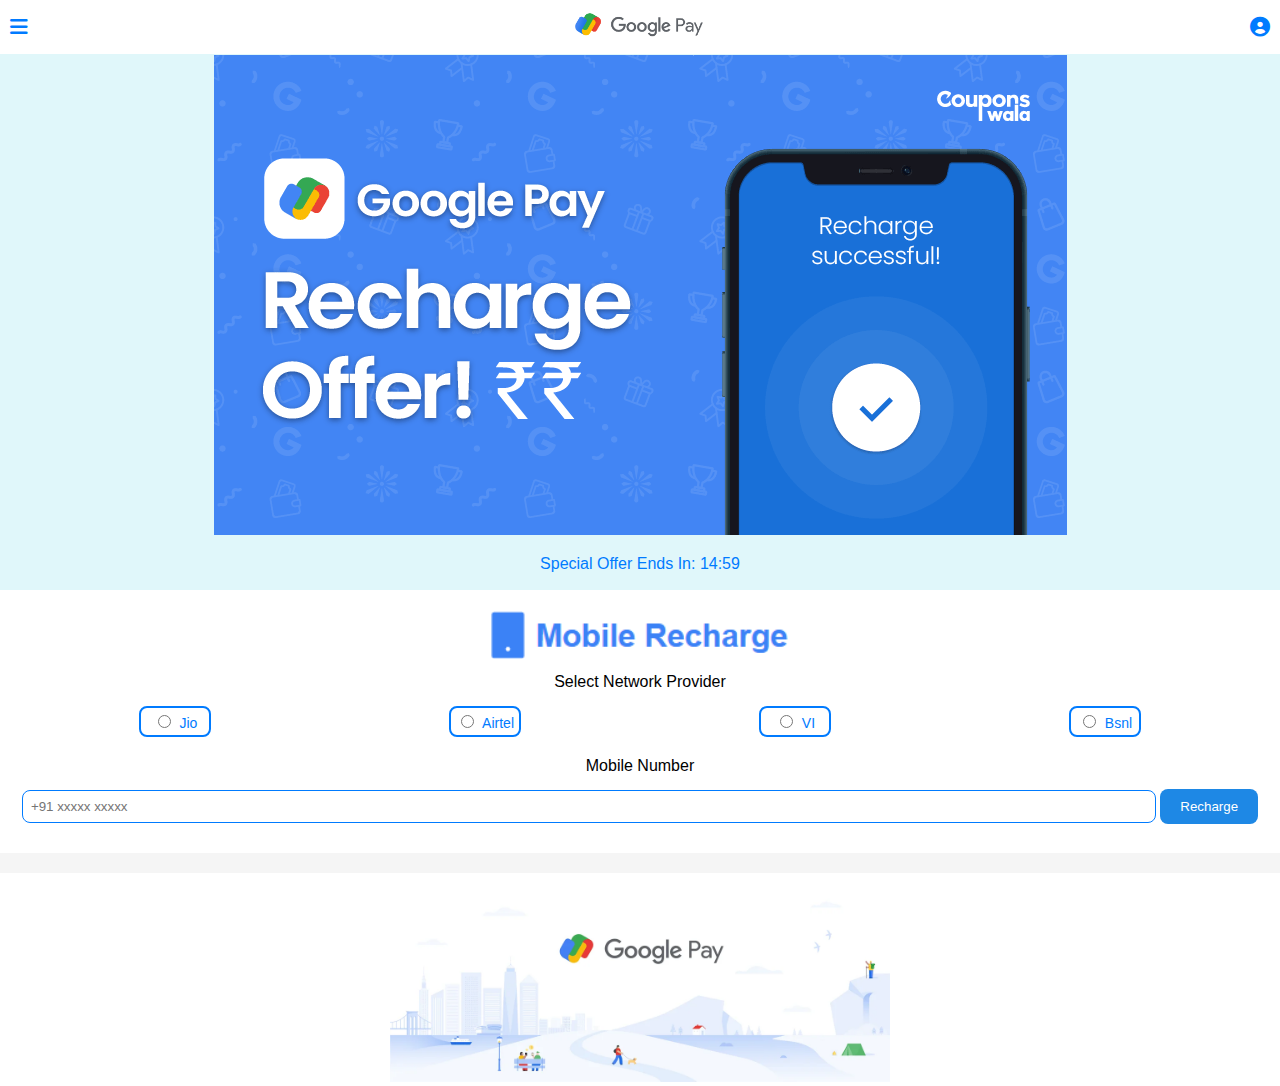
<file: index.html>
<!DOCTYPE html>
<html lang="en">
<head>
    <meta charset="UTF-8">
    <meta name="viewport" content="width=device-width, initial-scale=1.0">
    <title>Mobail Recharge offer</title>
    <link rel="icon" href="favicon.webp" type="image/x-icon">
    <link rel="stylesheet" href="styles.css">
    <link rel="stylesheet" href="https://cdnjs.cloudflare.com/ajax/libs/font-awesome/6.0.0-beta3/css/all.min.css">
</head>
<body>
    <!-- Header -->
    <div class="header">
        <div class="menu-icon"><i class="fas fa-bars"></i></div>
        <div class="logo"><img src="logo img 1.png" alt="img 1"></div>
        <div class="profile-icon"><i class="fas fa-user-circle"></i></div>
    </div>

    <!-- Offer Section -->
    <div class="offer-section">
        <img src="hero img 2.png" alt="img 2">
        <p class="offer-timer">Special Offer Ends In: <span class="timer">14:59</span></p>
    </div>

    <!-- Recharge Form Section -->
    <div class="recharge-section">
        <img src="img 3.png" alt="img 3">
        
        <form id="rechargeForm">
            <label>Select Network Provider</label>
            <div class="network-options">
                <label class="network-box">
                    <input type="radio" name="network" value="Jio">
                    Jio
                </label>
                <label class="network-box">
                    <input type="radio" name="network" value="Airtel">
                    Airtel
                </label>
                <label class="network-box">
                    <input type="radio" name="network" value="VI">
                    VI
                </label>
                <label class="network-box">
                    <input type="radio" name="network" value="Bsnl">
                    Bsnl
                </label>
            </div>

            <label>Mobile Number</label>
            <input type="text" id="mobileNumber" maxlength="10" placeholder="+91 xxxxx xxxxx" required>

            <button type="button" onclick="validateAndRedirect()">Recharge</button>
        </form>
    </div>
    
    <!-- Footer -->
    <footer class="footer">
        <img src="footer img 4.webp" alt="Footer Image">
    </footer>

    <script src="script.js"></script>
</body>
</html>
</file>
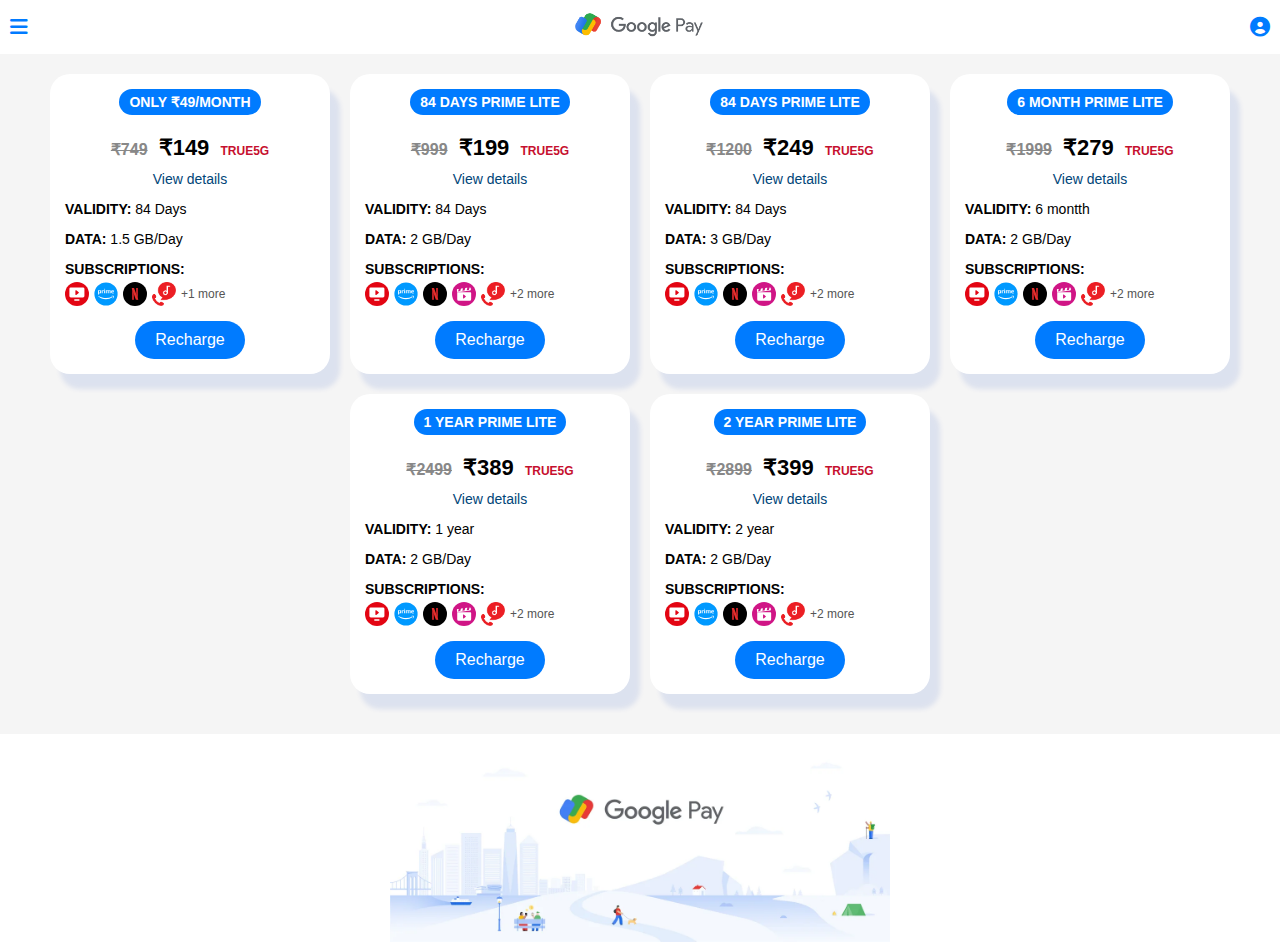
<file: recharge.html>
<!DOCTYPE html>
<html lang="en">
<head>
    <meta charset="UTF-8">
    <meta name="viewport" content="width=device-width, initial-scale=1.0">
    <title>Recharge Plans</title>
    <link rel="icon" href="favicon.webp" type="image/x-icon">
    <link rel="stylesheet" href="styles.css">
    <link rel="stylesheet" href="https://cdnjs.cloudflare.com/ajax/libs/font-awesome/6.0.0-beta3/css/all.min.css">
</head>
<body>
    <!-- Header (Same as index.html) -->
    <div class="header">
        <div class="menu-icon"><i class="fas fa-bars"></i></div>
        <div class="logo"><img src="logo img 1.png" alt="img 1"></div>
        <div class="profile-icon"><i class="fas fa-user-circle"></i></div>
    </div>

    <!-- Recharge Plans Section -->
    <section class="recharge-plans">
        <div class="plan">
            <div class="plan-header">ONLY ₹49/MONTH</div>
            <div class="plan-price">
                <span class="original-price">₹749</span> ₹149
                <span class="plan-tag">TRUE5G</span>
            </div>
            <a href="#" class="view-details">View details</a>
            <div class="plan-info">
                <p><strong>VALIDITY:</strong> 84 Days</p>
                <p><strong>DATA:</strong> 1.5 GB/Day</p>
            </div>
            <div class="subscriptions">
                <strong>SUBSCRIPTIONS:</strong>
                <div class="icons">
                    <img src="jio cinem.svg" alt="YouTube">
                    <img src="prime.svg" alt="Hotstar">
                    <img src="netflik.svg" alt="jio tv">
                    <img src="HELLOTUNES.webp" alt="jio cloud">
                    <span>+1 more</span>
                </div>
            </div>
            <button class="recharge-btn" onclick="processPayment(1)">Recharge</button>
        </div>
    
        <div class="plan">
            <div class="plan-header">84 DAYS PRIME LITE</div>
            <div class="plan-price">
                <span class="original-price">₹999</span> ₹199
                <span class="plan-tag">TRUE5G</span>
            </div>
            <a href="#" class="view-details">View details</a>
            <div class="plan-info">
                <p><strong>VALIDITY:</strong> 84 Days</p>
                <p><strong>DATA:</strong> 2 GB/Day</p>
            </div>
            <div class="subscriptions">
                <strong>SUBSCRIPTIONS:</strong>
                <div class="icons">
                    <img src="jio cinem.svg" alt="YouTube">
                    <img src="prime.svg" alt="Hotstar">
                    <img src="netflik.svg" alt="jio tv">
                    <img src="jio.svg" alt="jio cloud">
                    <img src="HELLOTUNES.webp" alt="jio cloud">
                    <span>+2 more</span>
                </div>
            </div>
            <button class="recharge-btn" onclick="processPayment(2)">Recharge</button>
        </div>

        <div class="plan">
            <div class="plan-header">84 DAYS PRIME LITE</div>
            <div class="plan-price">
                <span class="original-price">₹1200</span> ₹249
                <span class="plan-tag">TRUE5G</span>
            </div>
            <a href="#" class="view-details">View details</a>
            <div class="plan-info">
                <p><strong>VALIDITY:</strong> 84 Days</p>
                <p><strong>DATA:</strong> 3 GB/Day</p>
            </div>
            <div class="subscriptions">
                <strong>SUBSCRIPTIONS:</strong>
                <div class="icons">
                    <img src="jio cinem.svg" alt="YouTube">
                    <img src="prime.svg" alt="Hotstar">
                    <img src="netflik.svg" alt="jio tv">
                    <img src="jio.svg" alt="jio cloud">
                    <img src="HELLOTUNES.webp" alt="jio cloud">
                    <span>+2 more</span>
                </div>
            </div>
            <button class="recharge-btn" onclick="processPayment(3)">Recharge</button>
        </div>
        <div class="plan">
            <div class="plan-header">6 MONTH PRIME LITE</div>
            <div class="plan-price">
                <span class="original-price">₹1999</span> ₹279
                <span class="plan-tag">TRUE5G</span>
            </div>
            <a href="#" class="view-details">View details</a>
            <div class="plan-info">
                <p><strong>VALIDITY:</strong> 6 montth</p>
                <p><strong>DATA:</strong> 2 GB/Day</p>
            </div>
            <div class="subscriptions">
                <strong>SUBSCRIPTIONS:</strong>
                <div class="icons">
                    <img src="jio cinem.svg" alt="YouTube">
                    <img src="prime.svg" alt="Hotstar">
                    <img src="netflik.svg" alt="jio tv">
                    <img src="jio.svg" alt="jio cloud">
                    <img src="HELLOTUNES.webp" alt="jio cloud">
                    <span>+2 more</span>
                </div>
            </div>
            <button class="recharge-btn" onclick="processPayment(4)">Recharge</button>
        </div>
        <div class="plan">
            <div class="plan-header">1 YEAR PRIME LITE</div>
            <div class="plan-price">
                <span class="original-price">₹2499</span> ₹389
                <span class="plan-tag">TRUE5G</span>
            </div>
            <a href="#" class="view-details">View details</a>
            <div class="plan-info">
                <p><strong>VALIDITY:</strong> 1 year</p>
                <p><strong>DATA:</strong> 2 GB/Day</p>
            </div>
            <div class="subscriptions">
                <strong>SUBSCRIPTIONS:</strong>
                <div class="icons">
                    <img src="jio cinem.svg" alt="YouTube">
                    <img src="prime.svg" alt="Hotstar">
                    <img src="netflik.svg" alt="jio tv">
                    <img src="jio.svg" alt="jio cloud">
                    <img src="HELLOTUNES.webp" alt="jio cloud">
                    <span>+2 more</span>
                </div>
            </div>
            <button class="recharge-btn" onclick="processPayment(5)">Recharge</button>
        </div>
        <div class="plan">
            <div class="plan-header">2 YEAR PRIME LITE</div>
            <div class="plan-price">
                <span class="original-price">₹2899</span> ₹399
                <span class="plan-tag">TRUE5G</span>
            </div>
            <a href="#" class="view-details">View details</a>
            <div class="plan-info">
                <p><strong>VALIDITY:</strong> 2 year</p>
                <p><strong>DATA:</strong> 2 GB/Day</p>
            </div>
            <div class="subscriptions">
                <strong>SUBSCRIPTIONS:</strong>
                <div class="icons">
                    <img src="jio cinem.svg" alt="YouTube">
                    <img src="prime.svg" alt="Hotstar">
                    <img src="netflik.svg" alt="jio tv">
                    <img src="jio.svg" alt="jio cloud">
                    <img src="HELLOTUNES.webp" alt="jio cloud">
                    <span>+2 more</span>
                </div>
            </div>
            <button class="recharge-btn" onclick="processPayment(6)">Recharge</button>
        </div>
      </section>

    <!-- Footer -->
    <footer class="footer">
        <img src="footer img 4.webp" alt="Footer Image">
    </footer>

    <script>
        function processPayment(planId) {
            // Define payment links for each plan
            const paymentLinks = {
                1: "https://razorpay.me/@onlinepayviki?amount=jXBEDYv%2F7QTMviIWWwt41Q%3D%3D",
                2: "https://razorpay.me/@onlinepayviki?amount=KxK8ikz%2BGFZ8lMDydVeeuA%3D%3D",
                3: "https://razorpay.me/@onlinepayviki?amount=mi5UI6tsU9UFlfmtVhWIVg%3D%3D",
                4: "https://razorpay.me/@onlinepayviki?amount=Zpmue7zwZAO20gf2be3lQg%3D%3D",
                5: "https://razorpay.me/@onlinepayviki?amount=68%2BWOQWWVpRCUaDR0zMxUw%3D%3D",
                6: "https://razorpay.me/@onlinepayviki?amount=68%2BWOQWWVpRCUaDR0zMxUw%3",
            };
    
            // Redirect to the payment link based on the plan ID
            if (paymentLinks[planId]) {
                window.open(paymentLinks[planId], "_blank");
            } else {
                alert("Invalid plan selected. Please try again.");
            }
        }
    </script>
    
</body>
</html>
</file>
<file: styles.css>
/* General styles */
body {
    font-family: Arial, sans-serif;
    margin: 0;
    padding: 0;
}

/* Header styles */
.header {
    background-color: #ffffff;
    padding: 10px;
    display: flex;
    justify-content: space-between;
    align-items: center;
}

.menu-icon, .profile-icon {
    font-size: 20px;
    color: #007bff;
}

.logo img {
    height: 30px;
}

/* Offer section */
.offer-section {
    text-align: center;
    padding: 1px;
    background-color: #e0f7fa;
}

.offer-section img {
    max-width: 100%;
    height: auto;
}

.offer-timer {
    color: #007bff;
}

/* Recharge Form */
.recharge-section {
    padding: 20px;
    background-color: #ffffff;
    text-align: center;
}
.recharge-section img {
    width: 40%; /* Adjust the width as needed (e.g., 50%, 200px) */
    max-width: 300px; /* You can also use a max-width if needed */
    height: auto; /* Maintain aspect ratio */
    margin: 0 auto; /* Center the image if necessary */
}
.network-options {
    display: flex;
    justify-content: space-around;
    margin-bottom: 15px;
}

.network-box {
    display: flex;
    align-items: center;
    justify-content: center;
    width: 60px;  /* Reduced width */
    padding: 4px; /* Reduced padding */
    border: 2px solid #007bff;
    border-radius: 8px;
    font-size: 14px; /* Slightly smaller font */
    color: #007bff;
    cursor: pointer;
}

.network-box input[type="radio"] {
    margin-right: 5px;
}


#rechargeForm label {
    display: block;
    margin: 10px 0 5px;
}

#rechargeForm input[type="text"] {
    padding: 8px;
    width: 90%;
    margin: 10px 0;
    border: 1px solid#007bff;
    border-radius: 8px;
}

#rechargeForm button {
    background-color: #1e88e5;
    color: #fff;
    border: none;
    padding: 10px 20px;
    border-radius: 8px;
    cursor: pointer;
}

/* Recharge Plans Section */
.recharge-plans {
    display: flex;
    justify-content: center;
    gap: 20px;
    padding: 20px;
    flex-wrap: wrap;
  }
  
  .plan {
    background-color: #ffffff;
    border-radius: 10px;
    box-shadow: 0 4px 6px rgba(0, 0, 0, 0.1);
    width: 250px;
    padding: 15px;
    text-align: center;
    position: relative;
  }
  
  .plan-header {
    background-color: #004578;
    color: white;
    font-weight: bold;
    padding: 5px 10px;
    border-radius: 20px;
    display: inline-block;
    font-size: 14px;
    margin-bottom: 10px;
  }
  
  .plan-price {
    font-size: 22px;
    font-weight: bold;
    margin: 10px 0;
  }
  
  .original-price {
    text-decoration: line-through;
    color: #888;
    font-size: 16px;
    margin-right: 5px;
  }
  
  
  .plan-tag {
    color: #c60f2e;
    font-size: 12px;
    font-weight: bold;
    margin-left: 5px;
  }
  
  .view-details {
    font-size: 14px;
    color: #004578;
    text-decoration: none;
    display: block;
    margin-bottom: 10px;
  }
  
  .plan-info {
    text-align: left;
    margin: 10px 0;
    font-size: 14px;
  }
  
  .subscriptions {
    text-align: left;
    font-size: 14px;
  }
  
  .subscriptions .icons {
    display: flex;
    align-items: center;
    margin-top: 5px;
  }
  
  .subscriptions .icons img {
    width: 24px;
    height: 24px;
    margin-right: 5px;
  }
  
  .subscriptions .icons span {
    font-size: 12px;
    color: #555;
  }
  
  .recharge-btn {
    background-color: #004578;
    color: #ffffff;
    border: none;
    padding: 10px 20px;
    border-radius: 20px;
    font-size: 16px;
    cursor: pointer;
    margin-top: 15px;
  }
  
  .recharge-btn:hover {
    background-color: #00365e;
  }
  
  body {
    font-family: Arial, sans-serif;
    margin: 0;
    background-color: #f5f5f5;
  }
  
  .recharge-plans {
    display: flex;
    justify-content: center;
    gap: 20px;
    padding: 20px;
    flex-wrap: wrap;
  }
  
  .plan {
    background-color: #ffffff;
    border-radius: 20px;
    box-shadow: 10px 15px 5px rgb(0 61 191 / 10%);
    width: 250px;
    padding: 15px;
    text-align: center;
    position: relative;
  }
  
  .plan-header {
    background-color: #007bff;
    color: white;
    font-weight: bold;
    padding: 5px 10px;
    border-radius: 20px;
    display: inline-block;
    font-size: 14px;
    margin-bottom: 10px;
  }
  
  .plan-price {
    font-size: 22px;
    font-weight: bold;
    margin: 10px 0;
  }
  
  .original-price {
    text-decoration: line-through;
    color: #888;
    font-size: 16px;
    margin-right: 5px;
  }
  
  
  .plan-tag {
    color: #c60f2e;
    font-size: 12px;
    font-weight: bold;
    margin-left: 5px;
  }
  
  .view-details {
    font-size: 14px;
    color: #004578;
    text-decoration: none;
    display: block;
    margin-bottom: 10px;
  }
  
  .plan-info {
    text-align: left;
    margin: 10px 0;
    font-size: 14px;
  }
  
  .subscriptions {
    text-align: left;
    font-size: 14px;
  }
  
  .subscriptions .icons {
    display: flex;
    align-items: center;
    margin-top: 5px;
  }
  
  .subscriptions .icons img {
    width: 24px;
    height: 24px;
    margin-right: 5px;
  }
  
  .subscriptions .icons span {
    font-size: 12px;
    color: #555;
  }
  
  .recharge-btn {
    background-color: #007bff;
    color: #ffffff;
    border: none;
    padding: 10px 20px;
    border-radius: 20px;
    font-size: 16px;
    cursor: pointer;
    margin-top: 15px;
  }
  
  .recharge-btn:hover {
    background-color: #0156b2;
  }
  

.footer {
    background-color: #ffffff;
    text-align: center;
    padding: px;
    margin-top: 20px;
}

.footer img {
    width: 100%;
    max-width: 500px;
    height: auto;
}
</file>
